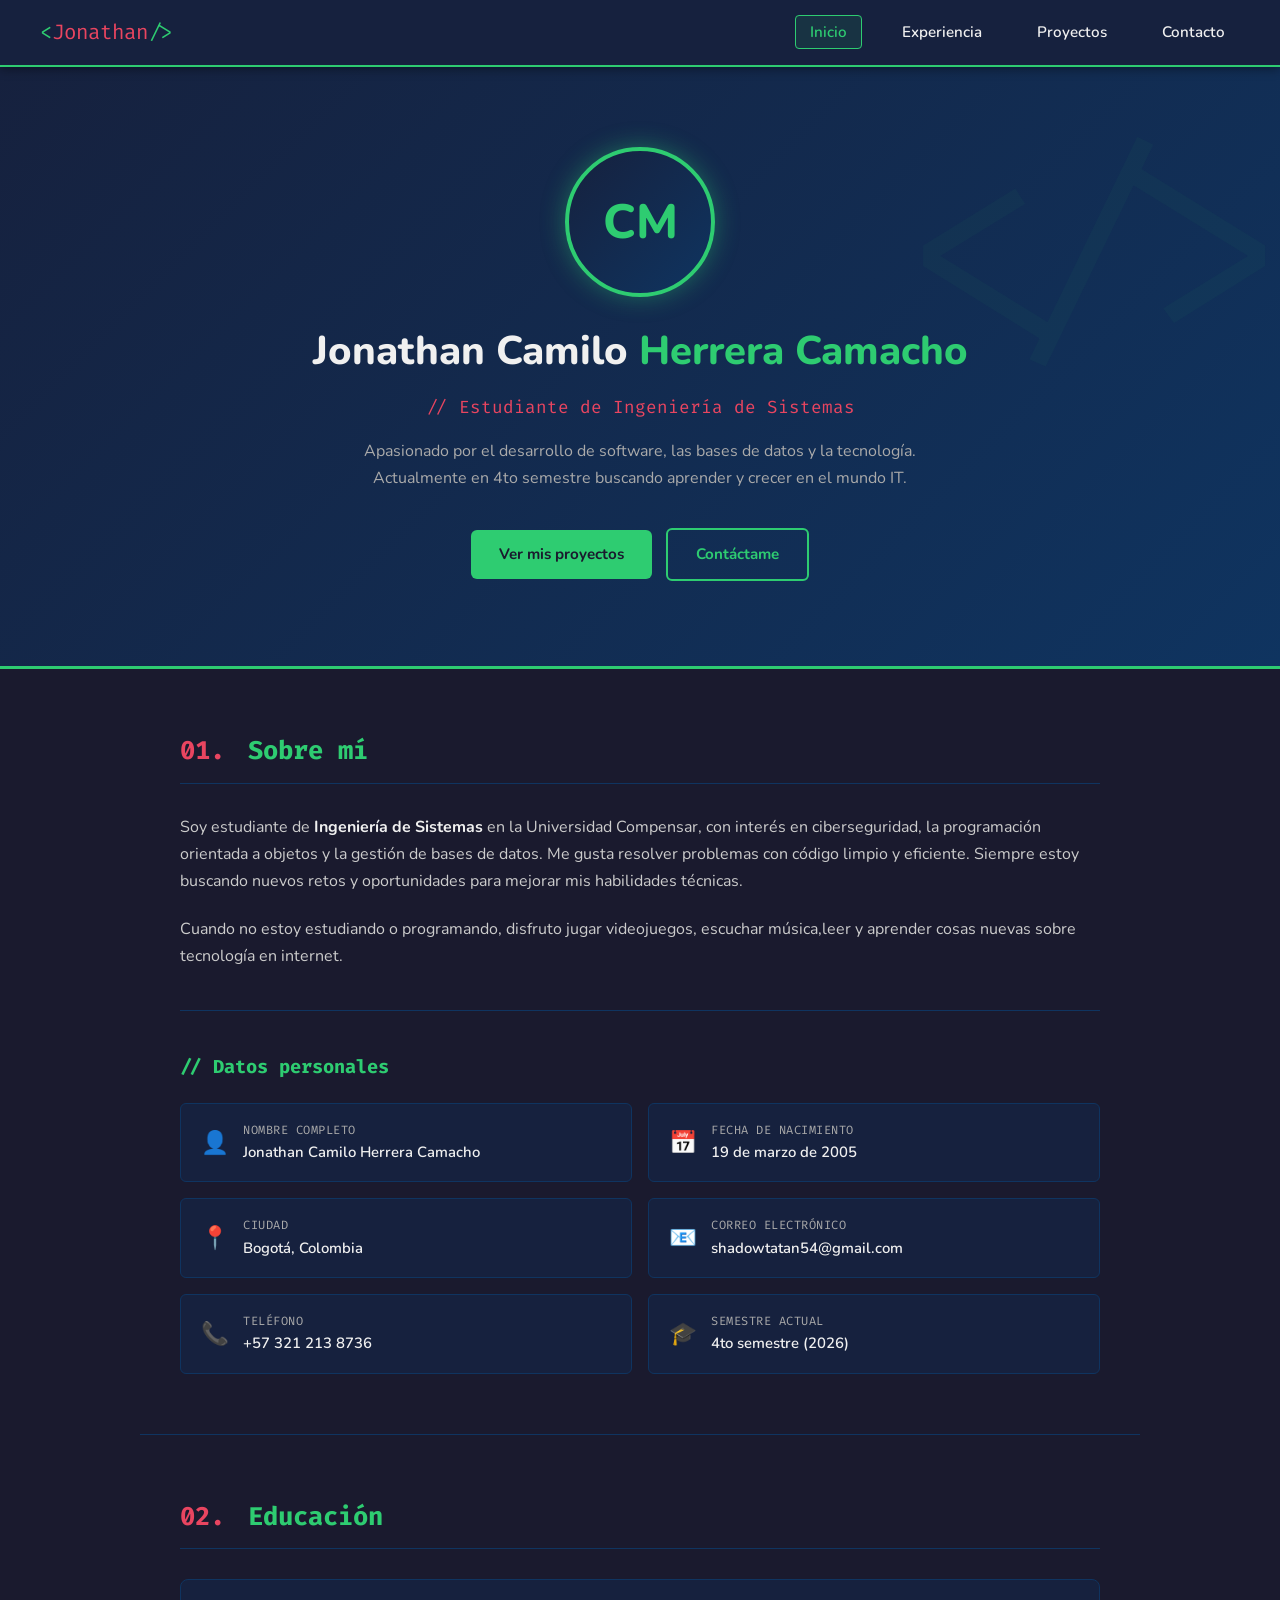
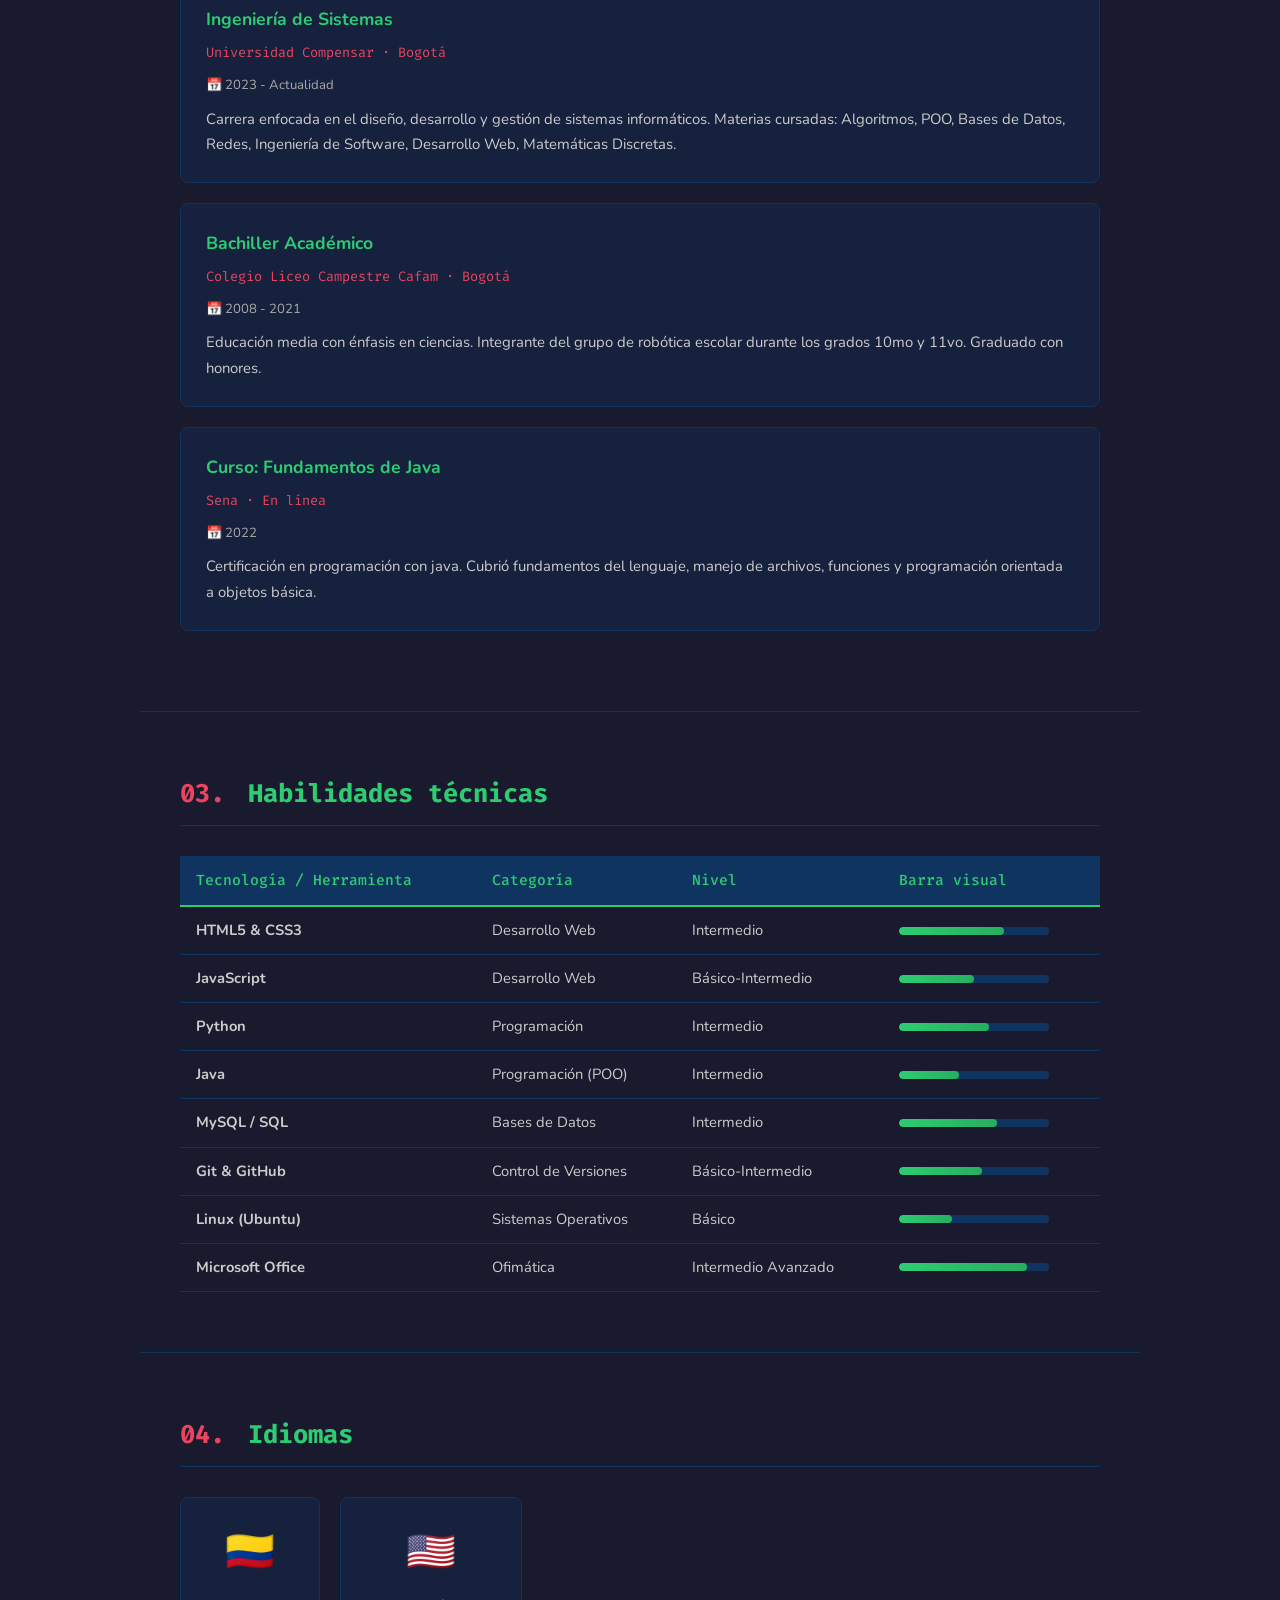
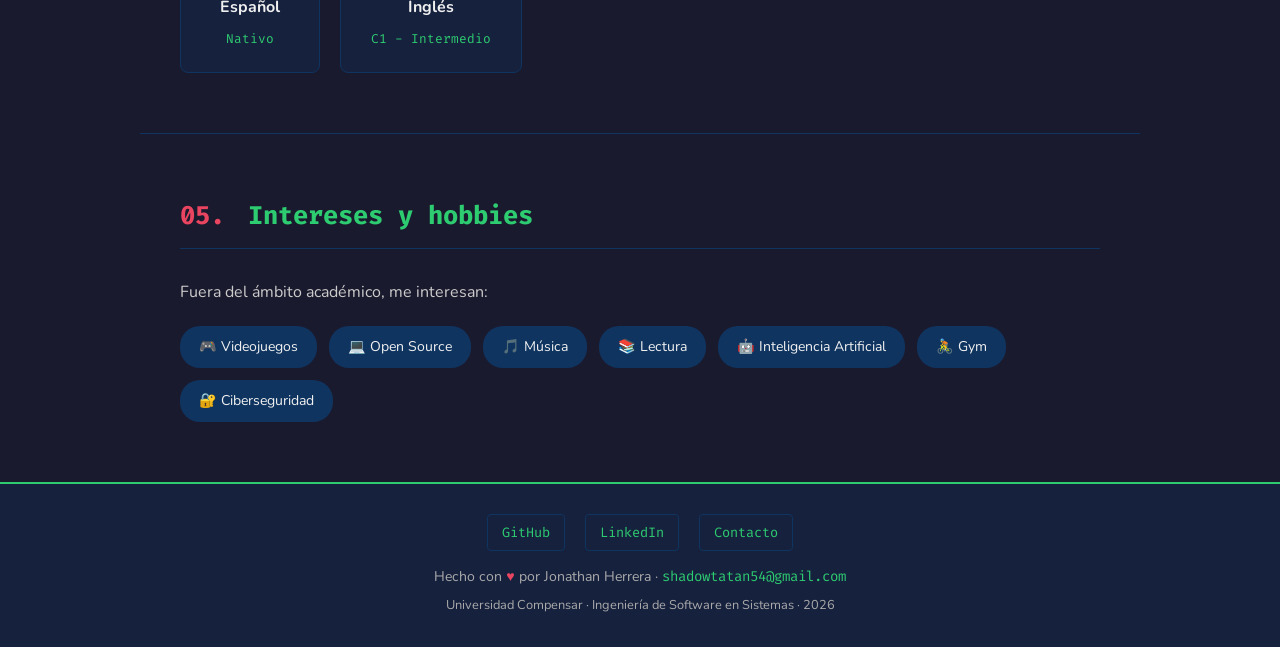
<file: index.html>
<!DOCTYPE html>
<html lang="es">
<head>
  <meta charset="UTF-8" />
  <meta name="viewport" content="width=device-width, initial-scale=1.0" />
  <meta name="description" content="Hoja de vida de Jonathan Camilo Herrera Camacho, estudiante de Ingeniería de Sistemas." />
  <title>Jonathan Herrera | Inicio</title>
  <link rel="stylesheet" href="css/styles.css" />
</head>
<body>

  <!-- ===== NAVEGACIÓN ===== -->
  <nav>
    <a href="index.html" class="nav-logo">&lt;<span>Jonathan</span>/&gt;</a>
    <ul>
      <li><a href="index.html" class="activo">Inicio</a></li>
      <li><a href="pages/experiencia.html">Experiencia</a></li>
      <li><a href="pages/proyectos.html">Proyectos</a></li>
      <li><a href="pages/contacto.html">Contacto</a></li>
    </ul>
  </nav>

  <!-- ===== HERO ===== -->
  <div class="hero">
    <!-- Imagen representativa (avatar con iniciales como placeholder) -->
    <div style="width:150px;height:150px;border-radius:50%;border:4px solid var(--verde);
                background:linear-gradient(135deg,#16213e,#0f3460);
                display:flex;align-items:center;justify-content:center;
                margin:0 auto 20px;font-size:3rem;font-weight:800;color:var(--verde);
                box-shadow:0 0 25px rgba(46,204,113,0.4);">
      CM
    </div>
    <h1> Jonathan Camilo <span>Herrera Camacho</span></h1>
    <p class="subtitulo">// Estudiante de Ingeniería de Sistemas</p>
    <p class="descripcion">
      Apasionado por el desarrollo de software, las bases de datos y la tecnología.
      Actualmente en 4to semestre buscando aprender y crecer en el mundo IT.
    </p>
    <a href="pages/proyectos.html" class="btn">Ver mis proyectos</a>
    <a href="pages/contacto.html" class="btn btn-outline">Contáctame</a>
  </div>

  <!-- ===== INFORMACIÓN PERSONAL ===== -->
  <section>
    <h2 class="seccion-titulo"><span>01.</span> Sobre mí</h2>

    <p style="color:#cccccc; margin-bottom:20px;">
      Soy estudiante de <strong style="color:var(--blanco)">Ingeniería de Sistemas</strong> en la Universidad Compensar, 
      con interés en ciberseguridad, la programación orientada a objetos y la gestión de bases de datos. 
      Me gusta resolver problemas con código limpio y eficiente. Siempre estoy buscando nuevos retos y 
      oportunidades para mejorar mis habilidades técnicas.
    </p>

    <p style="color:#cccccc; margin-bottom:30px;">
      Cuando no estoy estudiando o programando, disfruto jugar videojuegos, escuchar música,leer y aprender 
      cosas nuevas sobre tecnología en internet.
    </p>

    <hr class="divisor" />

    <!-- Datos personales en grilla -->
    <h3 class="codigo text-verde" style="margin-bottom:16px;">// Datos personales</h3>
    <div class="datos-grid">
      <div class="dato-item">
        <span class="dato-icono">👤</span>
        <div>
          <div class="dato-label">Nombre completo</div>
          <div class="dato-valor">Jonathan Camilo Herrera Camacho</div>
        </div>
      </div>
      <div class="dato-item">
        <span class="dato-icono">📅</span>
        <div>
          <div class="dato-label">Fecha de nacimiento</div>
          <div class="dato-valor">19 de marzo de 2005</div>
        </div>
      </div>
      <div class="dato-item">
        <span class="dato-icono">📍</span>
        <div>
          <div class="dato-label">Ciudad</div>
          <div class="dato-valor">Bogotá, Colombia</div>
        </div>
      </div>
      <div class="dato-item">
        <span class="dato-icono">📧</span>
        <div>
          <div class="dato-label">Correo electrónico</div>
          <div class="dato-valor">shadowtatan54@gmail.com</div>
        </div>
      </div>
      <div class="dato-item">
        <span class="dato-icono">📞</span>
        <div>
          <div class="dato-label">Teléfono</div>
          <div class="dato-valor">+57 321 213 8736</div>
        </div>
      </div>
      <div class="dato-item">
        <span class="dato-icono">🎓</span>
        <div>
          <div class="dato-label">Semestre actual</div>
          <div class="dato-valor">4to semestre (2026)</div>
        </div>
      </div>
    </div>
  </section>

  <hr class="divisor" style="max-width:1000px;margin:0 auto;" />

  <!-- ===== EDUCACIÓN ===== -->
  <section>
    <h2 class="seccion-titulo"><span>02.</span> Educación</h2>

    <div class="card">
      <h3>Ingeniería de Sistemas</h3>
      <div class="institucion">Universidad Compensar · Bogotá</div>
      <div class="periodo">📅 2023 - Actualidad</div>
      <p>
        Carrera enfocada en el diseño, desarrollo y gestión de sistemas informáticos. 
        Materias cursadas: Algoritmos, POO, Bases de Datos, Redes, Ingeniería de Software, 
        Desarrollo Web, Matemáticas Discretas.
      </p>
    </div>

    <div class="card">
      <h3>Bachiller Académico</h3>
      <div class="institucion">Colegio Liceo Campestre Cafam · Bogotá</div>
      <div class="periodo">📅 2008 - 2021</div>
      <p>
        Educación media con énfasis en ciencias. Integrante del grupo de robótica escolar 
        durante los grados 10mo y 11vo. Graduado con honores.
      </p>
    </div>

    <div class="card">
      <h3>Curso: Fundamentos de Java</h3>
      <div class="institucion"> Sena · En línea</div>
      <div class="periodo">📅 2022</div>
      <p>
        Certificación en programación con java. Cubrió fundamentos del lenguaje, 
        manejo de archivos, funciones y programación orientada a objetos básica.
      </p>
    </div>
  </section>

  <hr class="divisor" style="max-width:1000px;margin:0 auto;" />

  <!-- ===== HABILIDADES (TABLA) ===== -->
  <section>
    <h2 class="seccion-titulo"><span>03.</span> Habilidades técnicas</h2>

    <table class="tabla-habilidades">
      <thead>
        <tr>
          <th>Tecnología / Herramienta</th>
          <th>Categoría</th>
          <th>Nivel</th>
          <th>Barra visual</th>
        </tr>
      </thead>
      <tbody>
        <tr>
          <td><strong>HTML5 &amp; CSS3</strong></td>
          <td>Desarrollo Web</td>
          <td class="text-verde">Intermedio</td>
          <td><div class="nivel-barra"><div class="nivel-fill" style="width:70%"></div></div></td>
        </tr>
        <tr>
          <td><strong>JavaScript</strong></td>
          <td>Desarrollo Web</td>
          <td class="text-verde">Básico-Intermedio</td>
          <td><div class="nivel-barra"><div class="nivel-fill" style="width:50%"></div></div></td>
        </tr>
        <tr>
          <td><strong>Python</strong></td>
          <td>Programación</td>
          <td class="text-verde">Intermedio</td>
          <td><div class="nivel-barra"><div class="nivel-fill" style="width:60%"></div></div></td>
        </tr>
        <tr>
          <td><strong>Java</strong></td>
          <td>Programación (POO)</td>
          <td class="text-verde">Intermedio</td>
          <td><div class="nivel-barra"><div class="nivel-fill" style="width:40%"></div></div></td>
        </tr>
        <tr>
          <td><strong>MySQL / SQL</strong></td>
          <td>Bases de Datos</td>
          <td class="text-verde">Intermedio</td>
          <td><div class="nivel-barra"><div class="nivel-fill" style="width:65%"></div></div></td>
        </tr>
        <tr>
          <td><strong>Git &amp; GitHub</strong></td>
          <td>Control de Versiones</td>
          <td class="text-verde">Básico-Intermedio</td>
          <td><div class="nivel-barra"><div class="nivel-fill" style="width:55%"></div></div></td>
        </tr>
        <tr>
          <td><strong>Linux (Ubuntu)</strong></td>
          <td>Sistemas Operativos</td>
          <td class="text-verde">Básico</td>
          <td><div class="nivel-barra"><div class="nivel-fill" style="width:35%"></div></div></td>
        </tr>
        <tr>
          <td><strong>Microsoft Office</strong></td>
          <td>Ofimática</td>
          <td class="text-verde">Intermedio Avanzado</td>
          <td><div class="nivel-barra"><div class="nivel-fill" style="width:85%"></div></div></td>
        </tr>
      </tbody>
    </table>
  </section>

  <hr class="divisor" style="max-width:1000px;margin:0 auto;" />

  <!-- ===== IDIOMAS ===== -->
  <section>
    <h2 class="seccion-titulo"><span>04.</span> Idiomas</h2>
    <div class="idiomas-lista">
      <div class="idioma-card">
        <span class="bandera">🇨🇴</span>
        <span class="nombre">Español</span>
        <span class="nivel-texto">Nativo</span>
      </div>
      <div class="idioma-card">
        <span class="bandera">🇺🇸</span>
        <span class="nombre">Inglés</span>
        <span class="nivel-texto">C1 - Intermedio</span>
      </div>
    </div>
  </section>

  <hr class="divisor" style="max-width:1000px;margin:0 auto;" />

  <!--  HOBBIES E INTERESES  -->
  <section>
    <h2 class="seccion-titulo"><span>05.</span> Intereses y hobbies</h2>
    <p style="color:#cccccc; margin-bottom:20px;">
      Fuera del ámbito académico, me interesan:
    </p>
    <div class="hobbies-grid">
      <span class="hobby-tag">🎮 Videojuegos</span>
      <span class="hobby-tag">💻 Open Source</span>
      <span class="hobby-tag">🎵 Música</span>
      <span class="hobby-tag">📚 Lectura </span>
      <span class="hobby-tag">🤖 Inteligencia Artificial</span>
      <span class="hobby-tag">🚴 Gym</span>
      <span class="hobby-tag">🔐 Ciberseguridad</span>
    </div>
  </section>

  <!-- FOOTER -->
  <footer>
    <div class="redes">
      <a href="https://github.com/" target="_blank">GitHub</a>
      <a href="https://linkedin.com/" target="_blank">LinkedIn</a>
      <a href="pages/contacto.html">Contacto</a>
    </div>
    <p>Hecho con <span style="color:var(--acento)">♥</span> por Jonathan Herrera · 
       <span class="codigo text-verde">shadowtatan54@gmail.com</span>
    </p>
    <p style="margin-top:6px; font-size:0.8rem;">Universidad Compensar · Ingeniería de Software en Sistemas · 2026</p>
  </footer>

</body>
</html>
</file>
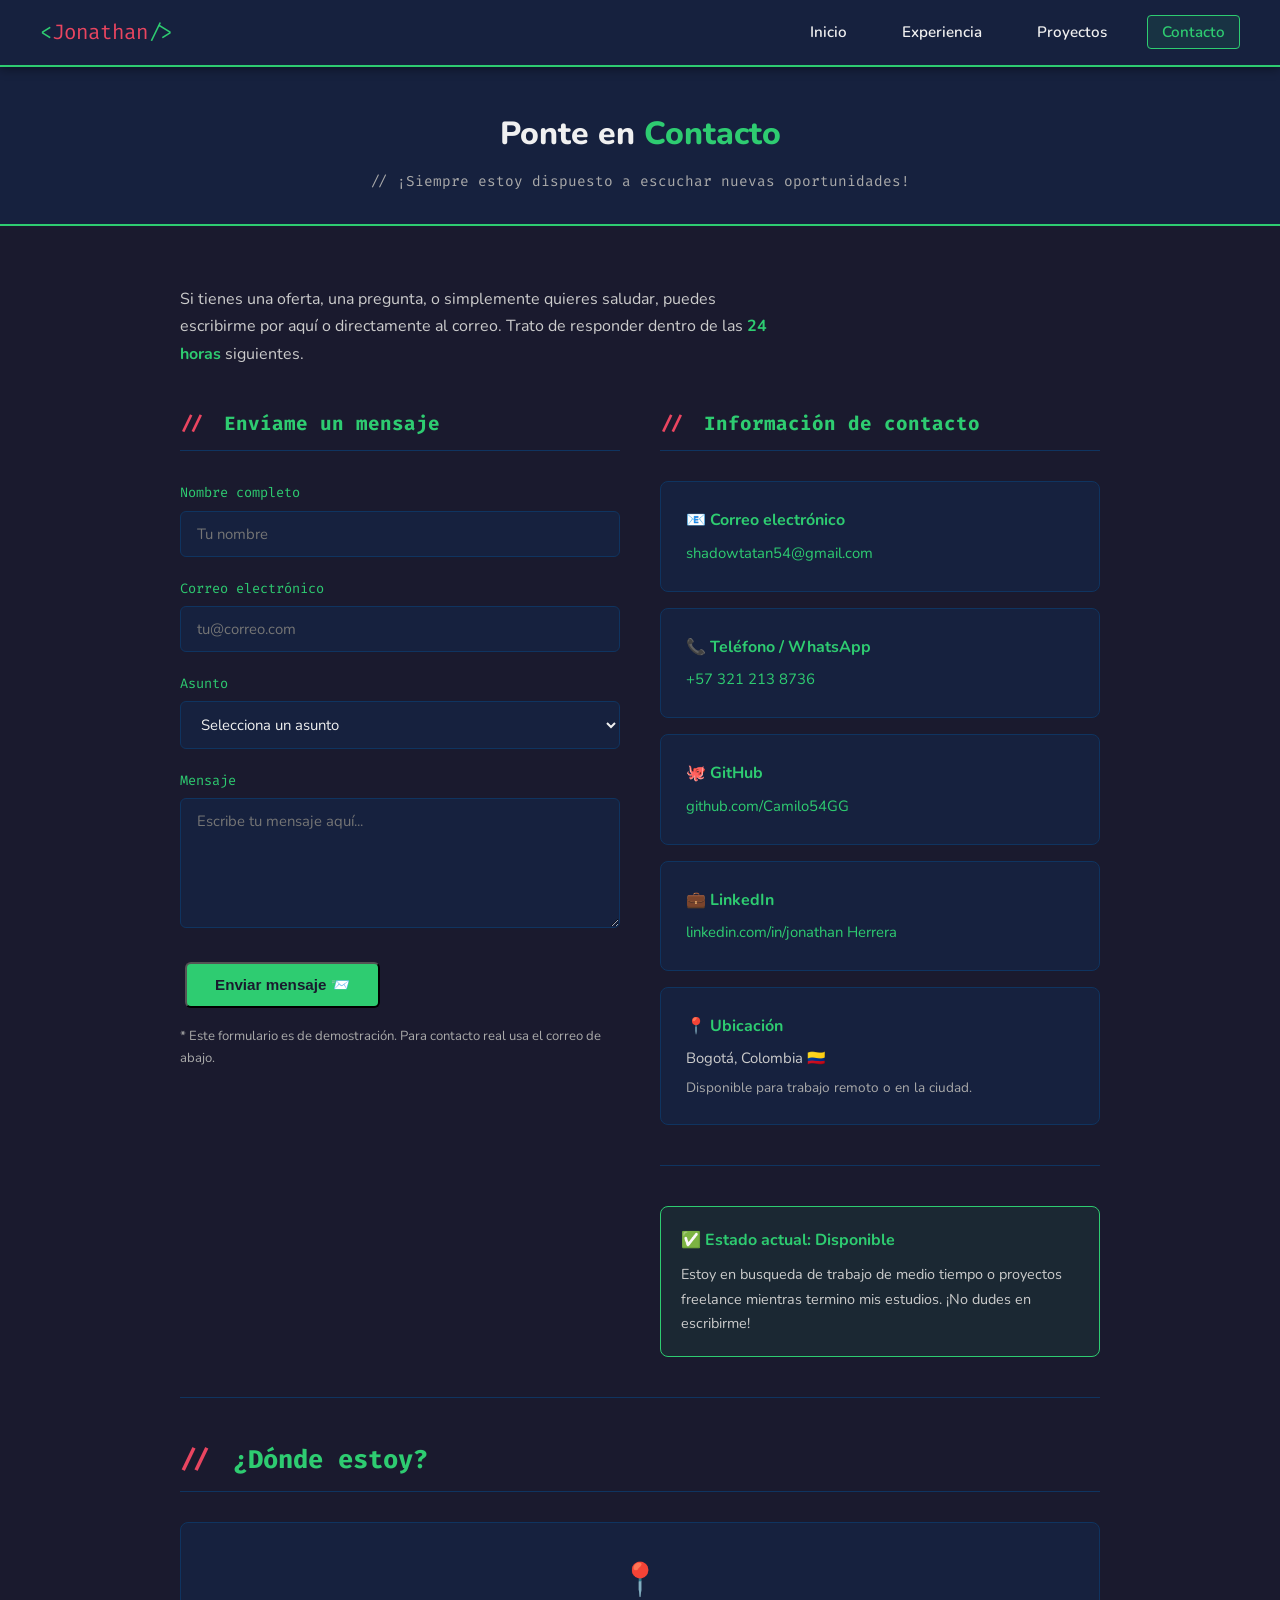
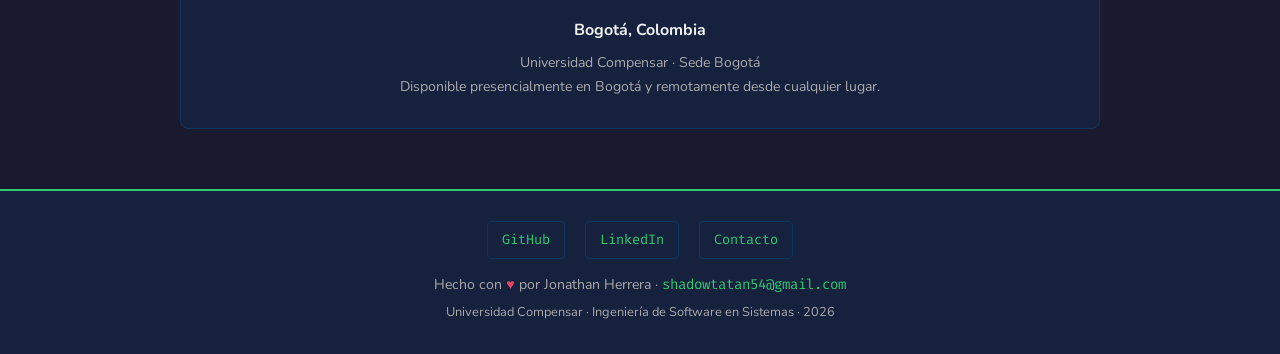
<file: pages/contacto.html>
<!DOCTYPE html>
<html lang="es">
<head>
  <meta charset="UTF-8" />
  <meta name="viewport" content="width=device-width, initial-scale=1.0" />
  <title>Jonathan Herrera | Contacto</title>
  <link rel="stylesheet" href="../css/styles.css" />
</head>
<body>

  <!-- ===== NAVEGACIÓN ===== -->
  <nav>
    <a href="../index.html" class="nav-logo">&lt;<span>Jonathan</span>/&gt;</a>
    <ul>
      <li><a href="../index.html">Inicio</a></li>
      <li><a href="experiencia.html">Experiencia</a></li>
      <li><a href="proyectos.html">Proyectos</a></li>
      <li><a href="contacto.html" class="activo">Contacto</a></li>
    </ul>
  </nav>

  <!-- ===== ENCABEZADO ===== -->
  <div class="page-header">
    <h1>Ponte en <span>Contacto</span></h1>
    <p>// ¡Siempre estoy dispuesto a escuchar nuevas oportunidades!</p>
  </div>

  <section>

    <!-- Intro -->
    <p style="color:#cccccc; margin-bottom:40px; max-width:600px;">
      Si tienes una oferta, una pregunta, o simplemente quieres saludar, 
      puedes escribirme por aquí o directamente al correo. 
      Trato de responder dentro de las <strong style="color:var(--verde)">24 horas</strong> siguientes.
    </p>

    <!-- Layout de dos columnas -->
    <div style="display:grid; grid-template-columns:1fr 1fr; gap:40px; align-items:start;">

      <!--  FORMULARIO -->
      <div>
        <h2 class="seccion-titulo" style="font-size:1.2rem;"><span>//</span> Envíame un mensaje</h2>

        <div class="form-grupo">
          <label for="nombre">Nombre completo</label>
          <input type="text" id="nombre" name="nombre" placeholder="Tu nombre" />
        </div>

        <div class="form-grupo">
          <label for="correo">Correo electrónico</label>
          <input type="email" id="correo" name="correo" placeholder="tu@correo.com" />
        </div>

        <div class="form-grupo">
          <label for="asunto">Asunto</label>
          <select id="asunto" name="asunto">
            <option value="">Selecciona un asunto</option>
            <option value="trabajo">Oferta laboral</option>
            <option value="practica">Práctica / Pasantía</option>
            <option value="freelance">Proyecto freelance</option>
            <option value="otro">Otro</option>
          </select>
        </div>

        <div class="form-grupo">
          <label for="mensaje">Mensaje</label>
          <textarea id="mensaje" name="mensaje" placeholder="Escribe tu mensaje aquí..."></textarea>
        </div>

        <button class="btn" onclick="alert('¡Gracias por escribir! (Formulario de demostración)')">
          Enviar mensaje 📨
        </button>

        <p style="color:var(--gris); font-size:0.82rem; margin-top:12px;">
          * Este formulario es de demostración. Para contacto real usa el correo de abajo.
        </p>
      </div>

      <!-- INFORMACIÓN DE CONTACTO -->
      <div>
        <h2 class="seccion-titulo" style="font-size:1.2rem;"><span>//</span> Información de contacto</h2>

        <div class="card" style="margin-bottom:16px;">
          <h3 style="font-size:1rem;">📧 Correo electrónico</h3>
          <p style="margin-top:6px;">
            <a href="mailto:shadowtatan54@gmail.com" style="color:var(--verde); text-decoration:none;">
              shadowtatan54@gmail.com
            </a>
          </p>
        </div>

        <div class="card" style="margin-bottom:16px;">
          <h3 style="font-size:1rem;">📞 Teléfono / WhatsApp</h3>
          <p style="margin-top:6px;">
            <a href="tel:+57321 2138736" style="color:var(--verde); text-decoration:none;">
              +57 321 213 8736
            </a>
          </p>
        </div>

        <div class="card" style="margin-bottom:16px;">
          <h3 style="font-size:1rem;">🐙 GitHub</h3>
          <p style="margin-top:6px;">
            <a href="https://github.com/" target="_blank" style="color:var(--verde); text-decoration:none;">
              github.com/Camilo54GG
            </a>
          </p>
        </div>

        <div class="card" style="margin-bottom:16px;">
          <h3 style="font-size:1rem;">💼 LinkedIn</h3>
          <p style="margin-top:6px;">
            <a href="https://linkedin.com/" target="_blank" style="color:var(--verde); text-decoration:none;">
              linkedin.com/in/jonathan Herrera
            </a>
          </p>
        </div>

        <div class="card">
          <h3 style="font-size:1rem;">📍 Ubicación</h3>
          <p style="margin-top:6px; color:#cccccc;">Bogotá, Colombia 🇨🇴</p>
          <p style="color:var(--gris); font-size:0.85rem; margin-top:4px;">
            Disponible para trabajo remoto o en la ciudad.
          </p>
        </div>

        <hr class="divisor" />

        <!-- Disponibilidad -->
        <div style="background-color:rgba(46,204,113,0.08); border:1px solid var(--verde); 
                    border-radius:8px; padding:20px; margin-top:10px;">
          <h3 style="color:var(--verde); margin-bottom:8px; font-size:1rem;">
            ✅ Estado actual: Disponible
          </h3>
          <p style="color:#cccccc; font-size:0.9rem;">
            Estoy en busqueda de trabajo de medio tiempo o proyectos freelance 
            mientras termino mis estudios. ¡No dudes en escribirme!
          </p>
        </div>
      </div>

    </div>

    <hr class="divisor" />

    <!-- Sección de mapa (placeholder) -->
    <h2 class="seccion-titulo"><span>//</span> ¿Dónde estoy?</h2>
    <div style="background-color:var(--azul-medio); border:1px solid var(--azul-panel); 
                border-radius:8px; padding:30px; text-align:center; color:var(--gris);">
      <p style="font-size:2rem; margin-bottom:10px;">📍</p>
      <p><strong style="color:var(--blanco)">Bogotá, Colombia</strong></p>
      <p style="font-size:0.88rem; margin-top:6px;">
        Universidad Compensar · Sede Bogotá<br/>
        Disponible presencialmente en Bogotá y remotamente desde cualquier lugar.
      </p>
    </div>

  </section>

  <!-- FOOTER  -->
  <footer>
    <div class="redes">
      <a href="https://github.com/" target="_blank">GitHub</a>
      <a href="https://linkedin.com/" target="_blank">LinkedIn</a>
      <a href="contacto.html">Contacto</a>
    </div>
    <p>Hecho con <span style="color:var(--acento)">♥</span> por Jonathan Herrera · 
       <span class="codigo text-verde">shadowtatan54@gmail.com</span>
    </p>
    <p style="margin-top:6px; font-size:0.8rem;">Universidad Compensar · Ingeniería de Software en Sistemas · 2026</p>
  </footer>

</body>
</html>
</file>
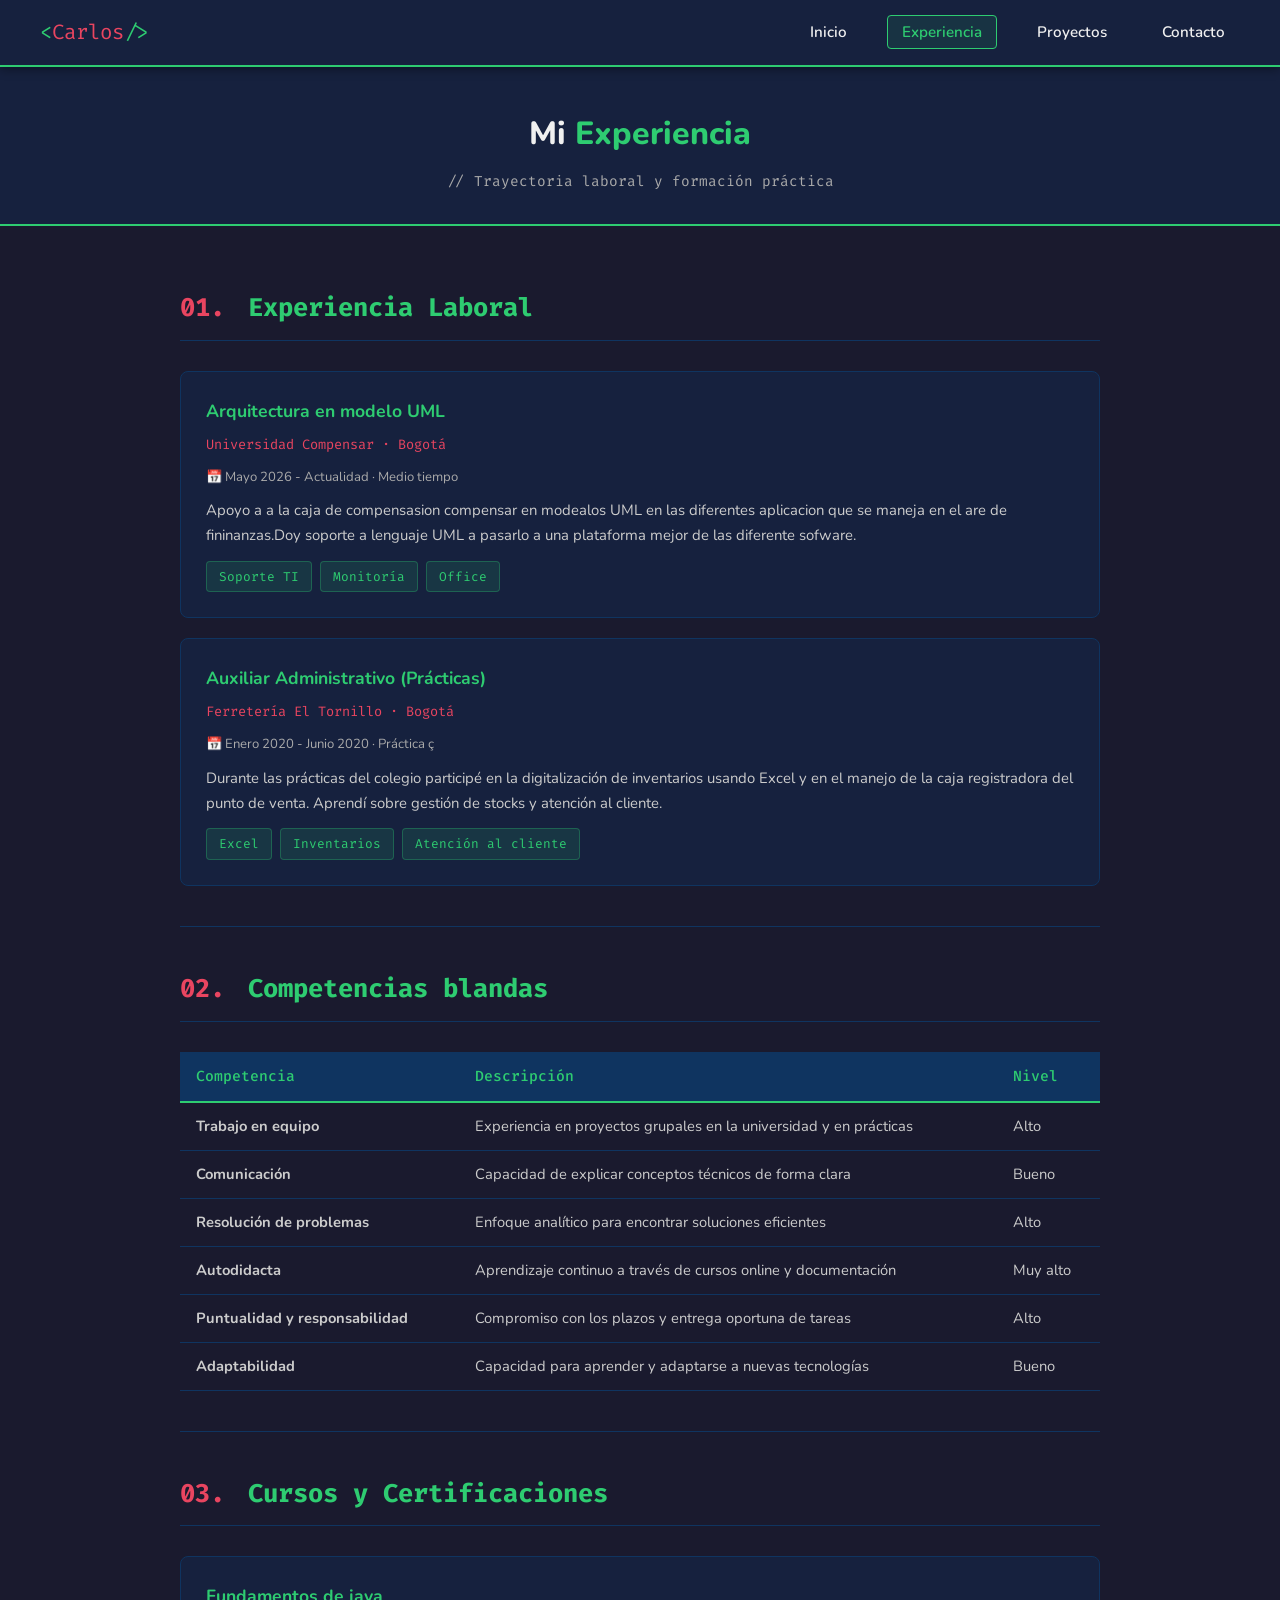
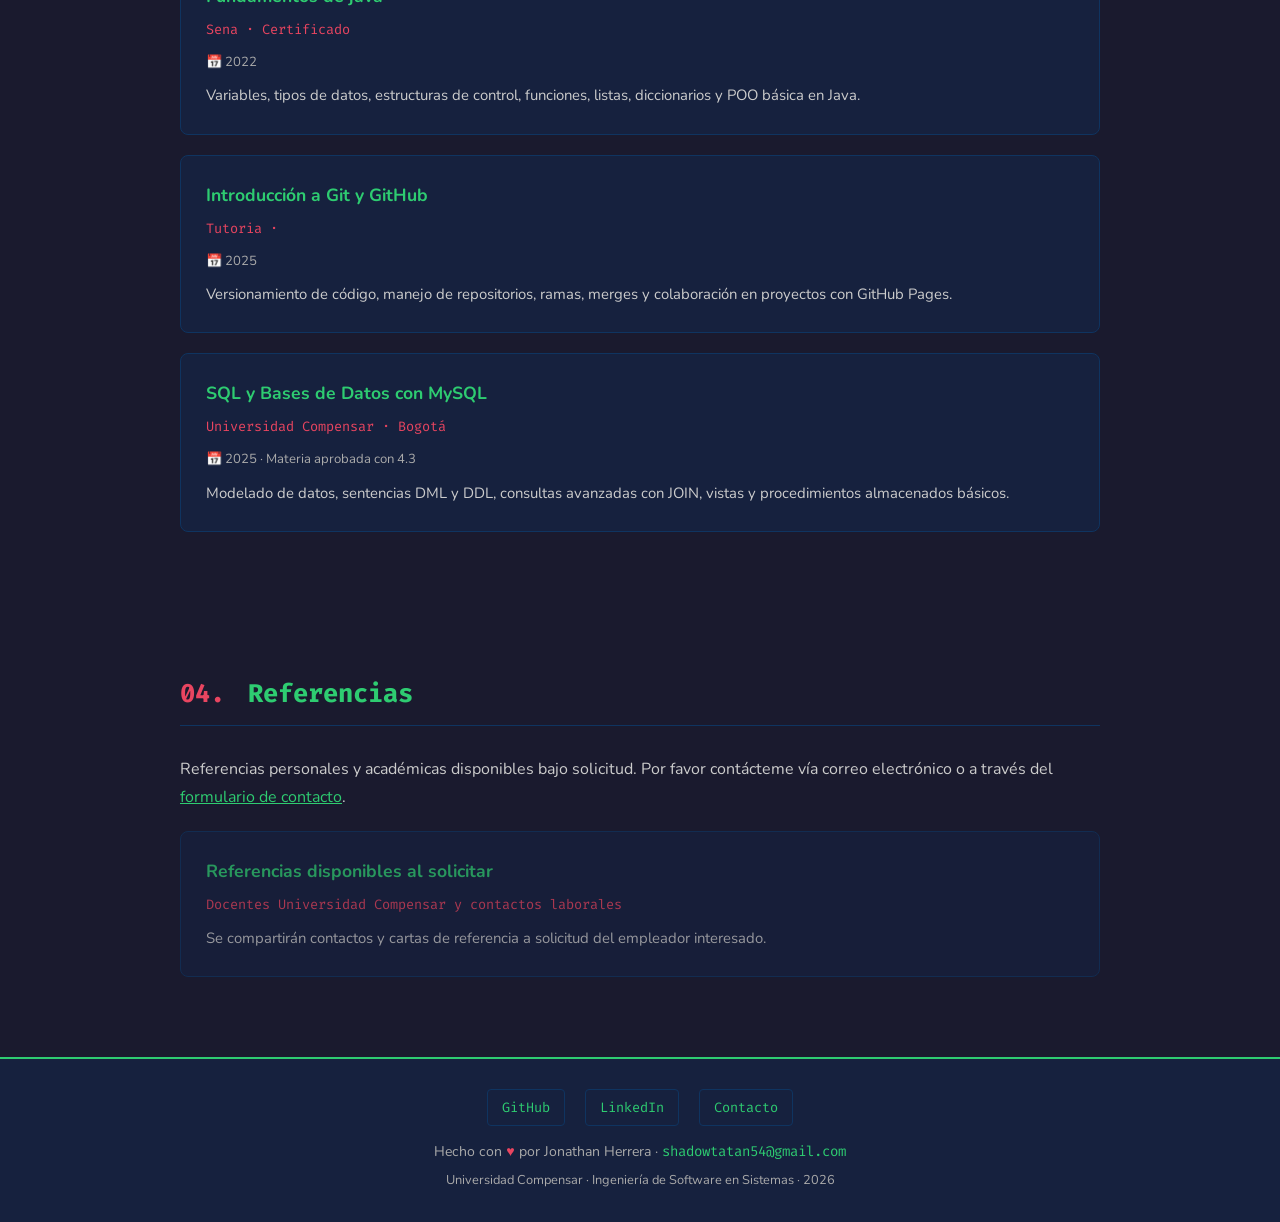
<file: pages/experiencia.html>
<!DOCTYPE html>
<html lang="es">
<head>
  <meta charset="UTF-8" />
  <meta name="viewport" content="width=device-width, initial-scale=1.0" />
  <title>Jonathan Herrera | Experiencia</title>
  <link rel="stylesheet" href="../css/styles.css" />
</head>
<body>

  <!-- NAVEGACIÓN  -->
  <nav>
    <a href="../index.html" class="nav-logo">&lt;<span>Carlos</span>/&gt;</a>
    <ul>
      <li><a href="../index.html">Inicio</a></li>
      <li><a href="experiencia.html" class="activo">Experiencia</a></li>
      <li><a href="proyectos.html">Proyectos</a></li>
      <li><a href="contacto.html">Contacto</a></li>
    </ul>
  </nav>

  <!-- ENCABEZADO DE PÁGINA -->
  <div class="page-header">
    <h1>Mi <span>Experiencia</span></h1>
    <p>// Trayectoria laboral y formación práctica</p>
  </div>

  <!--  EXPERIENCIA LABORAL  -->
  <section>
    <h2 class="seccion-titulo"><span>01.</span> Experiencia Laboral</h2>

    <div class="card">
      <h3>Arquitectura en modelo UML</h3>
      <div class="institucion">Universidad Compensar · Bogotá</div>
      <div class="periodo">📅 Mayo 2026 - Actualidad · Medio tiempo</div>
      <p>
        Apoyo a a la caja de compensasion compensar en modealos UML en las diferentes
        aplicacion que se maneja en el are de fininanzas.Doy soporte a lenguaje UML a pasarlo
        a una plataforma mejor de las diferente sofware.
      </p>
      <div class="tech-badges" style="margin-top:12px;">
        <span class="badge">Soporte TI</span>
        <span class="badge">Monitoría</span>
        <span class="badge">Office</span>
      </div>
    </div>

    <div class="card">
      <h3>Auxiliar Administrativo (Prácticas)</h3>
      <div class="institucion">Ferretería El Tornillo · Bogotá</div>
      <div class="periodo">📅 Enero 2020 - Junio 2020 · Práctica ç</div>
      <p>
        Durante las prácticas del colegio participé en la digitalización de inventarios 
        usando Excel y en el manejo de la caja registradora del punto de venta. 
        Aprendí sobre gestión de stocks y atención al cliente.
      </p>
      <div class="tech-badges" style="margin-top:12px;">
        <span class="badge">Excel</span>
        <span class="badge">Inventarios</span>
        <span class="badge">Atención al cliente</span>
      </div>
    </div>

    <hr class="divisor" />

    <!-- Tabla de competencias blandas -->
    <h2 class="seccion-titulo"><span>02.</span> Competencias blandas</h2>

    <table class="tabla-habilidades">
      <thead>
        <tr>
          <th>Competencia</th>
          <th>Descripción</th>
          <th>Nivel</th>
        </tr>
      </thead>
      <tbody>
        <tr>
          <td><strong>Trabajo en equipo</strong></td>
          <td>Experiencia en proyectos grupales en la universidad y en prácticas</td>
          <td class="text-verde">Alto</td>
        </tr>
        <tr>
          <td><strong>Comunicación</strong></td>
          <td>Capacidad de explicar conceptos técnicos de forma clara</td>
          <td class="text-verde">Bueno</td>
        </tr>
        <tr>
          <td><strong>Resolución de problemas</strong></td>
          <td>Enfoque analítico para encontrar soluciones eficientes</td>
          <td class="text-verde">Alto</td>
        </tr>
        <tr>
          <td><strong>Autodidacta</strong></td>
          <td>Aprendizaje continuo a través de cursos online y documentación</td>
          <td class="text-verde">Muy alto</td>
        </tr>
        <tr>
          <td><strong>Puntualidad y responsabilidad</strong></td>
          <td>Compromiso con los plazos y entrega oportuna de tareas</td>
          <td class="text-verde">Alto</td>
        </tr>
        <tr>
          <td><strong>Adaptabilidad</strong></td>
          <td>Capacidad para aprender y adaptarse a nuevas tecnologías</td>
          <td class="text-verde">Bueno</td>
        </tr>
      </tbody>
    </table>

    <hr class="divisor" />

    <!-- Cursos y certificaciones -->
    <h2 class="seccion-titulo"><span>03.</span> Cursos y Certificaciones</h2>

    <div class="card">
      <h3>Fundamentos de java</h3>
      <div class="institucion">Sena · Certificado </div>
      <div class="periodo">📅 2022</div>
        <p>Variables, tipos de datos, estructuras de control, funciones, listas, diccionarios y POO básica en Java.</p>
    </div>

    <div class="card">
      <h3>Introducción a Git y GitHub</h3>
      <div class="institucion">Tutoria · </div>
      <div class="periodo">📅 2025</div>
      <p>Versionamiento de código, manejo de repositorios, ramas, merges y colaboración en proyectos con GitHub Pages.</p>
    </div>

    <div class="card">
      <h3>SQL y Bases de Datos con MySQL</h3>
      <div class="institucion">Universidad Compensar · Bogotá</div>
      <div class="periodo">📅 2025 · Materia aprobada con 4.3</div>
      <p>Modelado de datos, sentencias DML y DDL, consultas avanzadas con JOIN, vistas y procedimientos almacenados básicos.</p>
    </div>
  </section>

  <!-- ===== REFERENCIAS ===== -->
  <section>
    <h2 class="seccion-titulo"><span>04.</span> Referencias</h2>
    <p style="color:#cccccc; margin-bottom:20px;">
      Referencias personales y académicas disponibles bajo solicitud. 
      Por favor contácteme vía correo electrónico o a través del 
      <a href="contacto.html" style="color:var(--verde)">formulario de contacto</a>.
    </p>

    <div class="card" style="opacity:0.7;">
      <h3>Referencias disponibles al solicitar</h3>
      <div class="institucion">Docentes Universidad Compensar y contactos laborales</div>
      <p>Se compartirán contactos y cartas de referencia a solicitud del empleador interesado.</p>
    </div>
  </section>

  <!-- ===== FOOTER ===== -->
  <footer>
    <div class="redes">
      <a href="https://github.com/" target="_blank">GitHub</a>
      <a href="https://linkedin.com/" target="_blank">LinkedIn</a>
      <a href="contacto.html">Contacto</a>
    </div>
    <p>Hecho con <span style="color:var(--acento)">♥</span> por Jonathan Herrera · 
       <span class="codigo text-verde">shadowtatan54@gmail.com</span>
    </p>
    <p style="margin-top:6px; font-size:0.8rem;">Universidad Compensar · Ingeniería de Software en Sistemas · 2026</p>
  </footer>

</body>
</html>
</file>
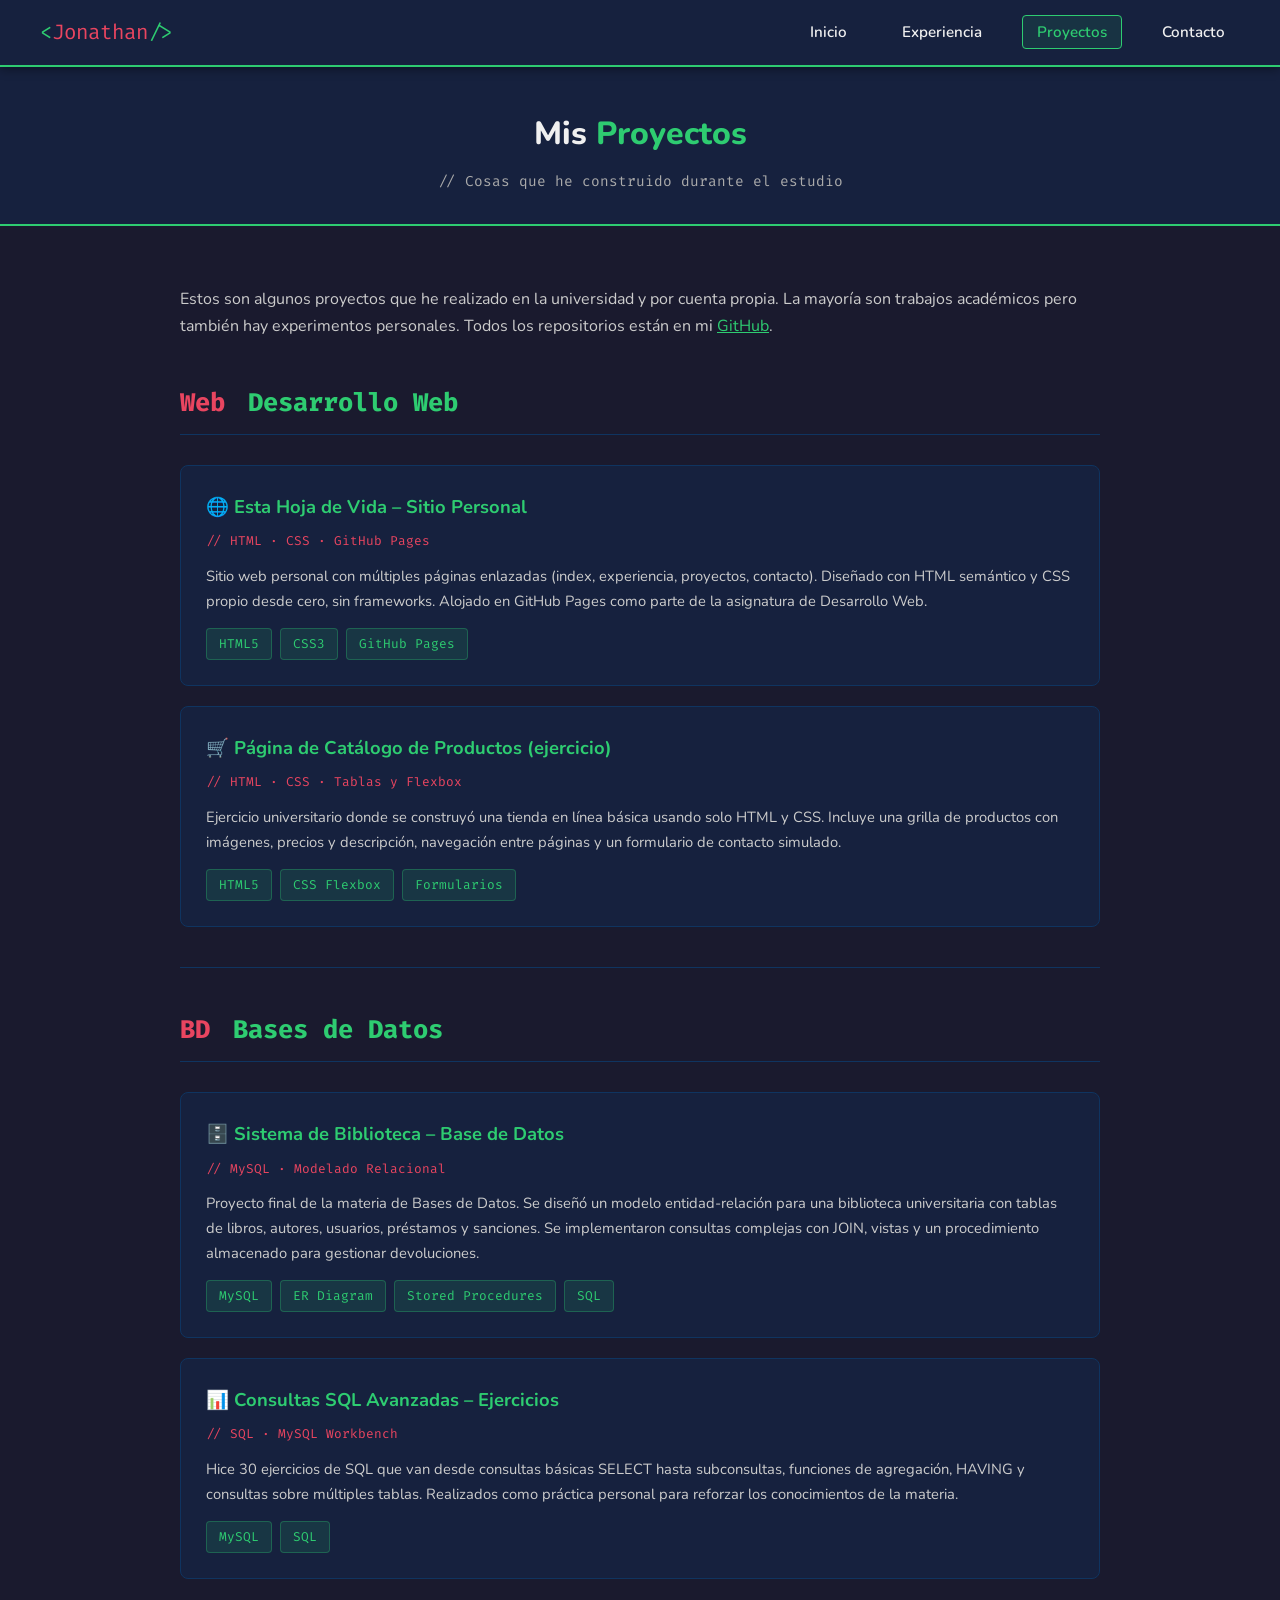
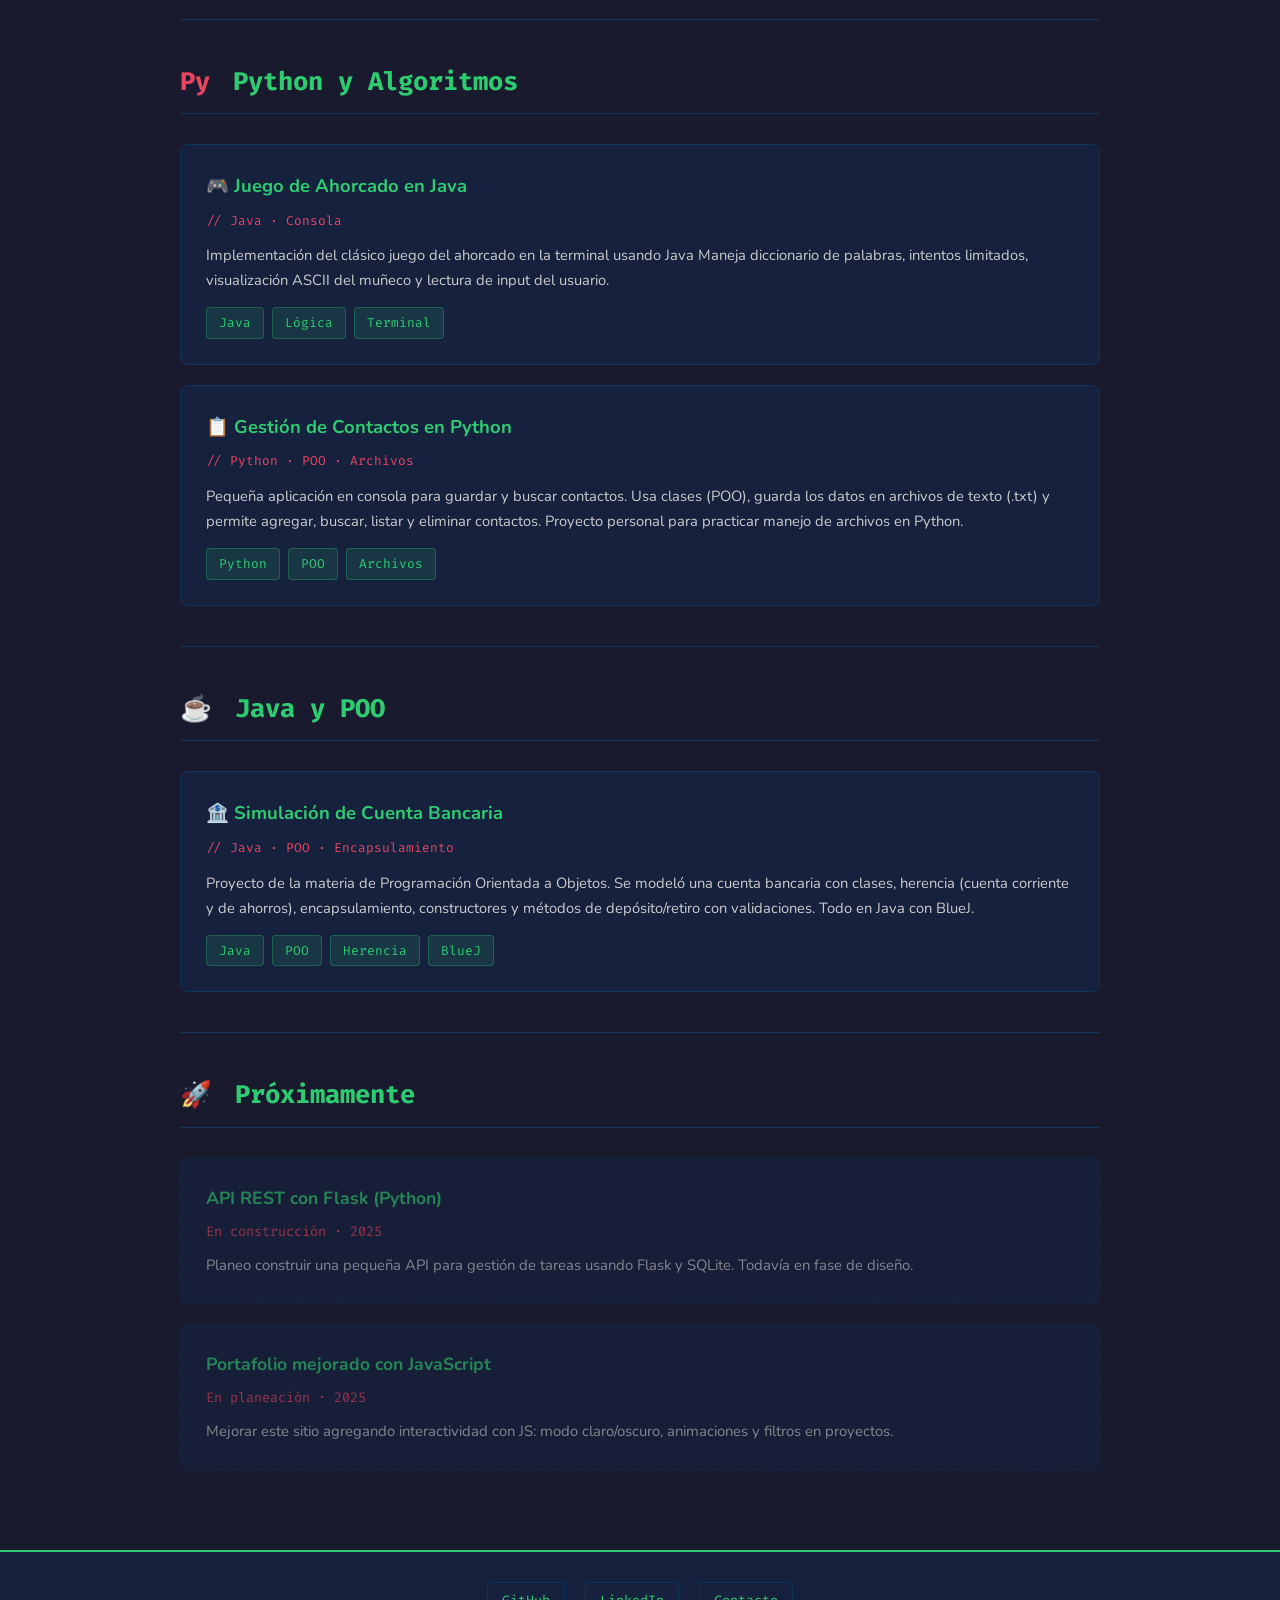
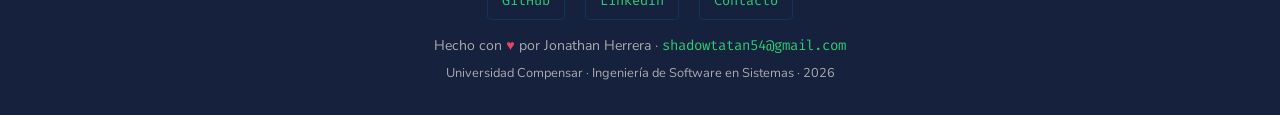
<file: pages/proyectos.html>
<!DOCTYPE html>
<html lang="es">
<head>
  <meta charset="UTF-8" />
  <meta name="viewport" content="width=device-width, initial-scale=1.0" />
  <title>Jonathan Herrera | Proyectos</title>
  <link rel="stylesheet" href="../css/styles.css" />
</head>
<body>

  <!--  NAVEGACIÓN  -->
  <nav>
    <a href="../index.html" class="nav-logo">&lt;<span>Jonathan</span>/&gt;</a>
    <ul>
      <li><a href="../index.html">Inicio</a></li>
      <li><a href="experiencia.html">Experiencia</a></li>
      <li><a href="proyectos.html" class="activo">Proyectos</a></li>
      <li><a href="contacto.html">Contacto</a></li>
    </ul>
  </nav>

  <!--  ENCABEZADO -->
  <div class="page-header">
    <h1>Mis <span>Proyectos</span></h1>
    <p>// Cosas que he construido durante el estudio</p>
  </div>

  <section>
    <p style="color:#cccccc; margin-bottom:40px;">
      Estos son algunos proyectos que he realizado en la universidad y por cuenta propia. 
      La mayoría son trabajos académicos pero también hay experimentos personales. 
      Todos los repositorios están en mi <a href="https://github.com/" target="_blank" style="color:var(--verde)">GitHub</a>.
    </p>

    <!--  PROYECTO 1 -->
    <h2 class="seccion-titulo"><span>Web</span> Desarrollo Web</h2>

    <div class="proyecto-card">
      <h3>🌐 Esta Hoja de Vida – Sitio Personal</h3>
      <div class="tipo">// HTML · CSS · GitHub Pages</div>
      <p>
        Sitio web personal con múltiples páginas enlazadas (index, experiencia, proyectos, contacto). 
        Diseñado con HTML semántico y CSS propio desde cero, sin frameworks. 
        Alojado en GitHub Pages como parte de la asignatura de Desarrollo Web.
      </p>
      <div class="tech-badges">
        <span class="badge">HTML5</span>
        <span class="badge">CSS3</span>
        <span class="badge">GitHub Pages</span>
      </div>
  
    </div>

    <div class="proyecto-card">
      <h3>🛒 Página de Catálogo de Productos (ejercicio)</h3>
      <div class="tipo">// HTML · CSS · Tablas y Flexbox</div>
      <p>
        Ejercicio universitario donde se construyó una tienda en línea básica usando solo HTML y CSS. 
        Incluye una grilla de productos con imágenes, precios y descripción, 
        navegación entre páginas y un formulario de contacto simulado.
      </p>
      <div class="tech-badges">
        <span class="badge">HTML5</span>
        <span class="badge">CSS Flexbox</span>
        <span class="badge">Formularios</span>
      </div>
    </div>

    <hr class="divisor" />

    <!--  PROYECTO 2  -->
    <h2 class="seccion-titulo"><span>BD</span> Bases de Datos</h2>

    <div class="proyecto-card">
      <h3>🗄️ Sistema de Biblioteca – Base de Datos</h3>
      <div class="tipo">// MySQL · Modelado Relacional</div>
      <p>
        Proyecto final de la materia de Bases de Datos. Se diseñó un modelo entidad-relación 
        para una biblioteca universitaria con tablas de libros, autores, usuarios, préstamos y sanciones. 
        Se implementaron consultas complejas con JOIN, vistas y un procedimiento almacenado 
        para gestionar devoluciones.
      </p>
      <div class="tech-badges">
        <span class="badge">MySQL</span>
        <span class="badge">ER Diagram</span>
        <span class="badge">Stored Procedures</span>
        <span class="badge">SQL</span>
      </div>
    </div>

    <div class="proyecto-card">
      <h3>📊 Consultas SQL Avanzadas – Ejercicios</h3>
      <div class="tipo">// SQL · MySQL Workbench</div>
      <p>
        Hice 30 ejercicios de SQL que van desde consultas básicas SELECT 
        hasta subconsultas, funciones de agregación, HAVING y consultas sobre múltiples tablas. 
        Realizados como práctica personal para reforzar los conocimientos de la materia.
      </p>
      <div class="tech-badges">
        <span class="badge">MySQL</span>
        <span class="badge">SQL</span>
      </div>
    </div>

    <hr class="divisor" />

    <!-- ===== PROYECTO 3 ===== -->
    <h2 class="seccion-titulo"><span>Py</span> Python y Algoritmos</h2>

    <div class="proyecto-card">
      <h3>🎮 Juego de Ahorcado en Java</h3>
      <div class="tipo">// Java · Consola</div>
      <p>
        Implementación del clásico juego del ahorcado en la terminal usando Java 
        Maneja diccionario de palabras, intentos limitados, visualización ASCII del muñeco 
        y lectura de input del usuario.
      </p>
      <div class="tech-badges">
        <span class="badge">Java</span>
        <span class="badge">Lógica</span>
        <span class="badge">Terminal</span>
      </div>
    </div>

    <div class="proyecto-card">
      <h3>📋 Gestión de Contactos en Python</h3>
      <div class="tipo">// Python · POO · Archivos</div>
      <p>
        Pequeña aplicación en consola para guardar y buscar contactos. 
        Usa clases (POO), guarda los datos en archivos de texto (.txt) 
        y permite agregar, buscar, listar y eliminar contactos. 
        Proyecto personal para practicar manejo de archivos en Python.
      </p>
      <div class="tech-badges">
        <span class="badge">Python</span>
        <span class="badge">POO</span>
        <span class="badge">Archivos</span>
      </div>
    </div>

    <hr class="divisor" />

    <!-- PROYECTO 4  -->
    <h2 class="seccion-titulo"><span>☕</span> Java y POO</h2>

    <div class="proyecto-card">
      <h3>🏦 Simulación de Cuenta Bancaria</h3>
      <div class="tipo">// Java · POO · Encapsulamiento</div>
      <p>
        Proyecto de la materia de Programación Orientada a Objetos. 
        Se modeló una cuenta bancaria con clases, herencia (cuenta corriente y de ahorros), 
        encapsulamiento, constructores y métodos de depósito/retiro con validaciones. 
        Todo en Java con BlueJ.
      </p>
      <div class="tech-badges">
        <span class="badge">Java</span>
        <span class="badge">POO</span>
        <span class="badge">Herencia</span>
        <span class="badge">BlueJ</span>
      </div>
    </div>

    <!-- PRÓXIMOS PROYECTOS  -->
    <hr class="divisor" />

    <h2 class="seccion-titulo"><span>🚀</span> Próximamente</h2>

    <div class="card" style="opacity:0.6; border-style:dashed;">
      <h3>API REST con Flask (Python)</h3>
      <div class="institucion">En construcción · 2025</div>
      <p>Planeo construir una pequeña API para gestión de tareas usando Flask y SQLite. Todavía en fase de diseño.</p>
    </div>

    <div class="card" style="opacity:0.6; border-style:dashed;">
      <h3>Portafolio mejorado con JavaScript</h3>
      <div class="institucion">En planeación · 2025</div>
      <p>Mejorar este sitio agregando interactividad con JS: modo claro/oscuro, animaciones y filtros en proyectos.</p>
    </div>

  </section>

  <!--  FOOTER -->
  <footer>
    <div class="redes">
      <a href="https://github.com/" target="_blank">GitHub</a>
      <a href="https://linkedin.com/" target="_blank">LinkedIn</a>
      <a href="contacto.html">Contacto</a>
    </div>
    <p>Hecho con <span style="color:var(--acento)">♥</span> por Jonathan Herrera · 
       <span class="codigo text-verde">shadowtatan54@gmail.com</span>
    </p>
    <p style="margin-top:6px; font-size:0.8rem;">Universidad Compensar · Ingeniería de Software en Sistemas · 2026</p>
  </footer>

</body>
</html>
</file>
<file: css/styles.css>
/* =============================================
   HOJA DE VIDA - Carlos Andrés Mora Rincón
   Estilos principales del sitio
   ============================================= */

/* Fuentes de Google */
@import url('https://fonts.googleapis.com/css2?family=Fira+Code:wght@300;400;500&family=Nunito:wght@300;400;600;700;800&display=swap');

/* Variables de color */
:root {
  --verde: #2ecc71;
  --verde-oscuro: #27ae60;
  --azul-oscuro: #1a1a2e;
  --azul-medio: #16213e;
  --azul-panel: #0f3460;
  --blanco: #f0f0f0;
  --gris: #aaaaaa;
  --acento: #e94560;
  --fuente-codigo: 'Fira Code', monospace;
  --fuente-texto: 'Nunito', sans-serif;
}

/* Reset básico */
* {
  margin: 0;
  padding: 0;
  box-sizing: border-box;
}

body {
  background-color: var(--azul-oscuro);
  color: var(--blanco);
  font-family: var(--fuente-texto);
  line-height: 1.7;
}

/* ---- BARRA DE NAVEGACIÓN ---- */
nav {
  background-color: var(--azul-medio);
  padding: 15px 40px;
  display: flex;
  justify-content: space-between;
  align-items: center;
  position: sticky;
  top: 0;
  z-index: 100;
  border-bottom: 2px solid var(--verde);
  box-shadow: 0 2px 10px rgba(0,0,0,0.4);
}

.nav-logo {
  font-family: var(--fuente-codigo);
  font-size: 1.3rem;
  color: var(--verde);
  text-decoration: none;
}

.nav-logo span {
  color: var(--acento);
}

nav ul {
  list-style: none;
  display: flex;
  gap: 25px;
}

nav ul li a {
  color: var(--blanco);
  text-decoration: none;
  font-size: 0.95rem;
  font-weight: 600;
  padding: 6px 14px;
  border-radius: 4px;
  transition: all 0.3s ease;
  border: 1px solid transparent;
}

nav ul li a:hover,
nav ul li a.activo {
  color: var(--verde);
  border-color: var(--verde);
  background-color: rgba(46, 204, 113, 0.1);
}

/* ---- HERO / ENCABEZADO PRINCIPAL ---- */
.hero {
  background: linear-gradient(135deg, var(--azul-medio) 0%, var(--azul-panel) 100%);
  padding: 80px 40px;
  text-align: center;
  border-bottom: 3px solid var(--verde);
  position: relative;
  overflow: hidden;
}

.hero::before {
  content: '</>';
  font-family: var(--fuente-codigo);
  font-size: 15rem;
  color: rgba(46, 204, 113, 0.04);
  position: absolute;
  top: -20px;
  right: -30px;
  pointer-events: none;
}

.hero-foto {
  width: 150px;
  height: 150px;
  border-radius: 50%;
  border: 4px solid var(--verde);
  object-fit: cover;
  margin-bottom: 20px;
  box-shadow: 0 0 25px rgba(46, 204, 113, 0.4);
}

.hero h1 {
  font-size: 2.5rem;
  font-weight: 800;
  margin-bottom: 8px;
}

.hero h1 span {
  color: var(--verde);
}

.hero .subtitulo {
  font-family: var(--fuente-codigo);
  color: var(--acento);
  font-size: 1.1rem;
  margin-bottom: 15px;
}

.hero p.descripcion {
  max-width: 600px;
  margin: 0 auto 30px;
  color: var(--gris);
  font-size: 1rem;
}

.btn {
  display: inline-block;
  padding: 12px 28px;
  background-color: var(--verde);
  color: var(--azul-oscuro);
  text-decoration: none;
  border-radius: 6px;
  font-weight: 700;
  font-size: 0.95rem;
  transition: all 0.3s ease;
  margin: 5px;
}

.btn:hover {
  background-color: var(--verde-oscuro);
  transform: translateY(-2px);
  box-shadow: 0 5px 15px rgba(46,204,113,0.3);
}

.btn-outline {
  background-color: transparent;
  border: 2px solid var(--verde);
  color: var(--verde);
}

.btn-outline:hover {
  background-color: var(--verde);
  color: var(--azul-oscuro);
}

/* ---- SECCIONES GENERALES ---- */
section {
  padding: 60px 40px;
  max-width: 1000px;
  margin: 0 auto;
}

.seccion-titulo {
  font-family: var(--fuente-codigo);
  font-size: 1.6rem;
  color: var(--verde);
  margin-bottom: 30px;
  padding-bottom: 10px;
  border-bottom: 1px solid var(--azul-panel);
}

.seccion-titulo span {
  color: var(--acento);
  margin-right: 8px;
}

/* ---- TARJETAS ---- */
.card {
  background-color: var(--azul-medio);
  border: 1px solid var(--azul-panel);
  border-radius: 8px;
  padding: 25px;
  margin-bottom: 20px;
  transition: border-color 0.3s ease;
}

.card:hover {
  border-color: var(--verde);
}

.card h3 {
  color: var(--verde);
  margin-bottom: 6px;
  font-size: 1.1rem;
}

.card .institucion {
  font-family: var(--fuente-codigo);
  color: var(--acento);
  font-size: 0.85rem;
  margin-bottom: 10px;
}

.card .periodo {
  font-size: 0.82rem;
  color: var(--gris);
  margin-bottom: 10px;
}

.card p {
  color: #cccccc;
  font-size: 0.93rem;
}

/* ---- TABLA DE HABILIDADES ---- */
.tabla-habilidades {
  width: 100%;
  border-collapse: collapse;
  margin-top: 20px;
  font-size: 0.92rem;
}

.tabla-habilidades thead {
  background-color: var(--azul-panel);
}

.tabla-habilidades th {
  padding: 12px 16px;
  text-align: left;
  color: var(--verde);
  font-family: var(--fuente-codigo);
  font-weight: 500;
  border-bottom: 2px solid var(--verde);
}

.tabla-habilidades td {
  padding: 11px 16px;
  border-bottom: 1px solid var(--azul-panel);
  color: #cccccc;
}

.tabla-habilidades tr:hover td {
  background-color: rgba(46, 204, 113, 0.05);
}

.nivel-barra {
  height: 8px;
  background-color: var(--azul-panel);
  border-radius: 4px;
  overflow: hidden;
  width: 150px;
}

.nivel-fill {
  height: 100%;
  background: linear-gradient(90deg, var(--verde), var(--verde-oscuro));
  border-radius: 4px;
}

/* ---- DATOS PERSONALES ---- */
.datos-grid {
  display: grid;
  grid-template-columns: 1fr 1fr;
  gap: 16px;
  margin-top: 20px;
}

.dato-item {
  background-color: var(--azul-medio);
  border: 1px solid var(--azul-panel);
  border-radius: 6px;
  padding: 16px 20px;
  display: flex;
  align-items: center;
  gap: 14px;
}

.dato-icono {
  font-size: 1.4rem;
  flex-shrink: 0;
}

.dato-label {
  font-size: 0.75rem;
  color: var(--gris);
  font-family: var(--fuente-codigo);
  text-transform: uppercase;
  letter-spacing: 0.5px;
}

.dato-valor {
  font-size: 0.93rem;
  color: var(--blanco);
  font-weight: 600;
}

/* ---- IDIOMAS ---- */
.idiomas-lista {
  display: flex;
  gap: 20px;
  flex-wrap: wrap;
  margin-top: 20px;
}

.idioma-card {
  background-color: var(--azul-medio);
  border: 1px solid var(--azul-panel);
  border-radius: 8px;
  padding: 20px 30px;
  text-align: center;
  min-width: 140px;
}

.idioma-card .bandera {
  font-size: 2.5rem;
  display: block;
  margin-bottom: 8px;
}

.idioma-card .nombre {
  font-weight: 700;
  display: block;
  margin-bottom: 4px;
}

.idioma-card .nivel-texto {
  font-family: var(--fuente-codigo);
  font-size: 0.8rem;
  color: var(--verde);
}

/* ---- HOBBIES ---- */
.hobbies-grid {
  display: flex;
  flex-wrap: wrap;
  gap: 12px;
  margin-top: 20px;
}

.hobby-tag {
  background-color: var(--azul-panel);
  color: var(--blanco);
  padding: 8px 18px;
  border-radius: 20px;
  font-size: 0.88rem;
  border: 1px solid transparent;
  transition: border-color 0.3s ease, color 0.3s ease;
}

.hobby-tag:hover {
  border-color: var(--verde);
  color: var(--verde);
}

/* ---- FOOTER ---- */
footer {
  background-color: var(--azul-medio);
  border-top: 2px solid var(--verde);
  text-align: center;
  padding: 30px 20px;
  color: var(--gris);
  font-size: 0.88rem;
}

footer a {
  color: var(--verde);
  text-decoration: none;
}

footer .redes {
  display: flex;
  justify-content: center;
  gap: 20px;
  margin-bottom: 14px;
}

footer .redes a {
  font-family: var(--fuente-codigo);
  font-size: 0.85rem;
  padding: 6px 14px;
  border: 1px solid var(--azul-panel);
  border-radius: 4px;
  transition: border-color 0.3s, color 0.3s;
}

footer .redes a:hover {
  border-color: var(--verde);
}

/* ---- DIVISORES ---- */
hr.divisor {
  border: none;
  border-top: 1px solid var(--azul-panel);
  margin: 40px 0;
}

/* ---- BADGE DE TECNOLOGÍA ---- */
.tech-badges {
  display: flex;
  flex-wrap: wrap;
  gap: 8px;
  margin-top: 10px;
}

.badge {
  background-color: rgba(46, 204, 113, 0.12);
  color: var(--verde);
  border: 1px solid rgba(46,204,113,0.3);
  padding: 4px 12px;
  border-radius: 4px;
  font-family: var(--fuente-codigo);
  font-size: 0.8rem;
}

/* ---- PÁGINA INTERNA (PROYECTOS, CONTACTO, ETC.) ---- */
.page-header {
  background: var(--azul-medio);
  padding: 40px 40px 30px;
  border-bottom: 2px solid var(--verde);
  text-align: center;
}

.page-header h1 {
  font-size: 2rem;
  font-weight: 800;
}

.page-header h1 span {
  color: var(--verde);
}

.page-header p {
  color: var(--gris);
  font-family: var(--fuente-codigo);
  font-size: 0.9rem;
  margin-top: 8px;
}

/* ---- PROYECTOS ---- */
.proyecto-card {
  background-color: var(--azul-medio);
  border: 1px solid var(--azul-panel);
  border-radius: 8px;
  padding: 25px;
  margin-bottom: 20px;
  transition: border-color 0.3s;
}

.proyecto-card:hover {
  border-color: var(--verde);
}

.proyecto-card h3 {
  color: var(--verde);
  font-size: 1.15rem;
  margin-bottom: 8px;
}

.proyecto-card .tipo {
  font-family: var(--fuente-codigo);
  color: var(--acento);
  font-size: 0.8rem;
  margin-bottom: 12px;
}

.proyecto-card p {
  color: #cccccc;
  font-size: 0.92rem;
  margin-bottom: 14px;
}

/* ---- FORMULARIO DE CONTACTO ---- */
.form-grupo {
  margin-bottom: 20px;
}

.form-grupo label {
  display: block;
  margin-bottom: 6px;
  font-family: var(--fuente-codigo);
  font-size: 0.85rem;
  color: var(--verde);
}

.form-grupo input,
.form-grupo textarea,
.form-grupo select {
  width: 100%;
  padding: 12px 16px;
  background-color: var(--azul-medio);
  border: 1px solid var(--azul-panel);
  border-radius: 6px;
  color: var(--blanco);
  font-family: var(--fuente-texto);
  font-size: 0.93rem;
  transition: border-color 0.3s;
}

.form-grupo input:focus,
.form-grupo textarea:focus {
  outline: none;
  border-color: var(--verde);
}

.form-grupo textarea {
  min-height: 130px;
  resize: vertical;
}

/* ---- UTILIDADES ---- */
.text-verde { color: var(--verde); }
.text-acento { color: var(--acento); }
.text-gris { color: var(--gris); }
.mt-20 { margin-top: 20px; }
.mb-20 { margin-bottom: 20px; }
.codigo { font-family: var(--fuente-codigo); }

/* ---- RESPONSIVE BÁSICO ---- */
@media (max-width: 700px) {
  nav {
    flex-direction: column;
    gap: 15px;
    padding: 15px 20px;
  }

  nav ul {
    gap: 10px;
    flex-wrap: wrap;
    justify-content: center;
  }

  .hero {
    padding: 50px 20px;
  }

  .hero h1 {
    font-size: 1.8rem;
  }

  section {
    padding: 40px 20px;
  }

  .datos-grid {
    grid-template-columns: 1fr;
  }
}
</file>
